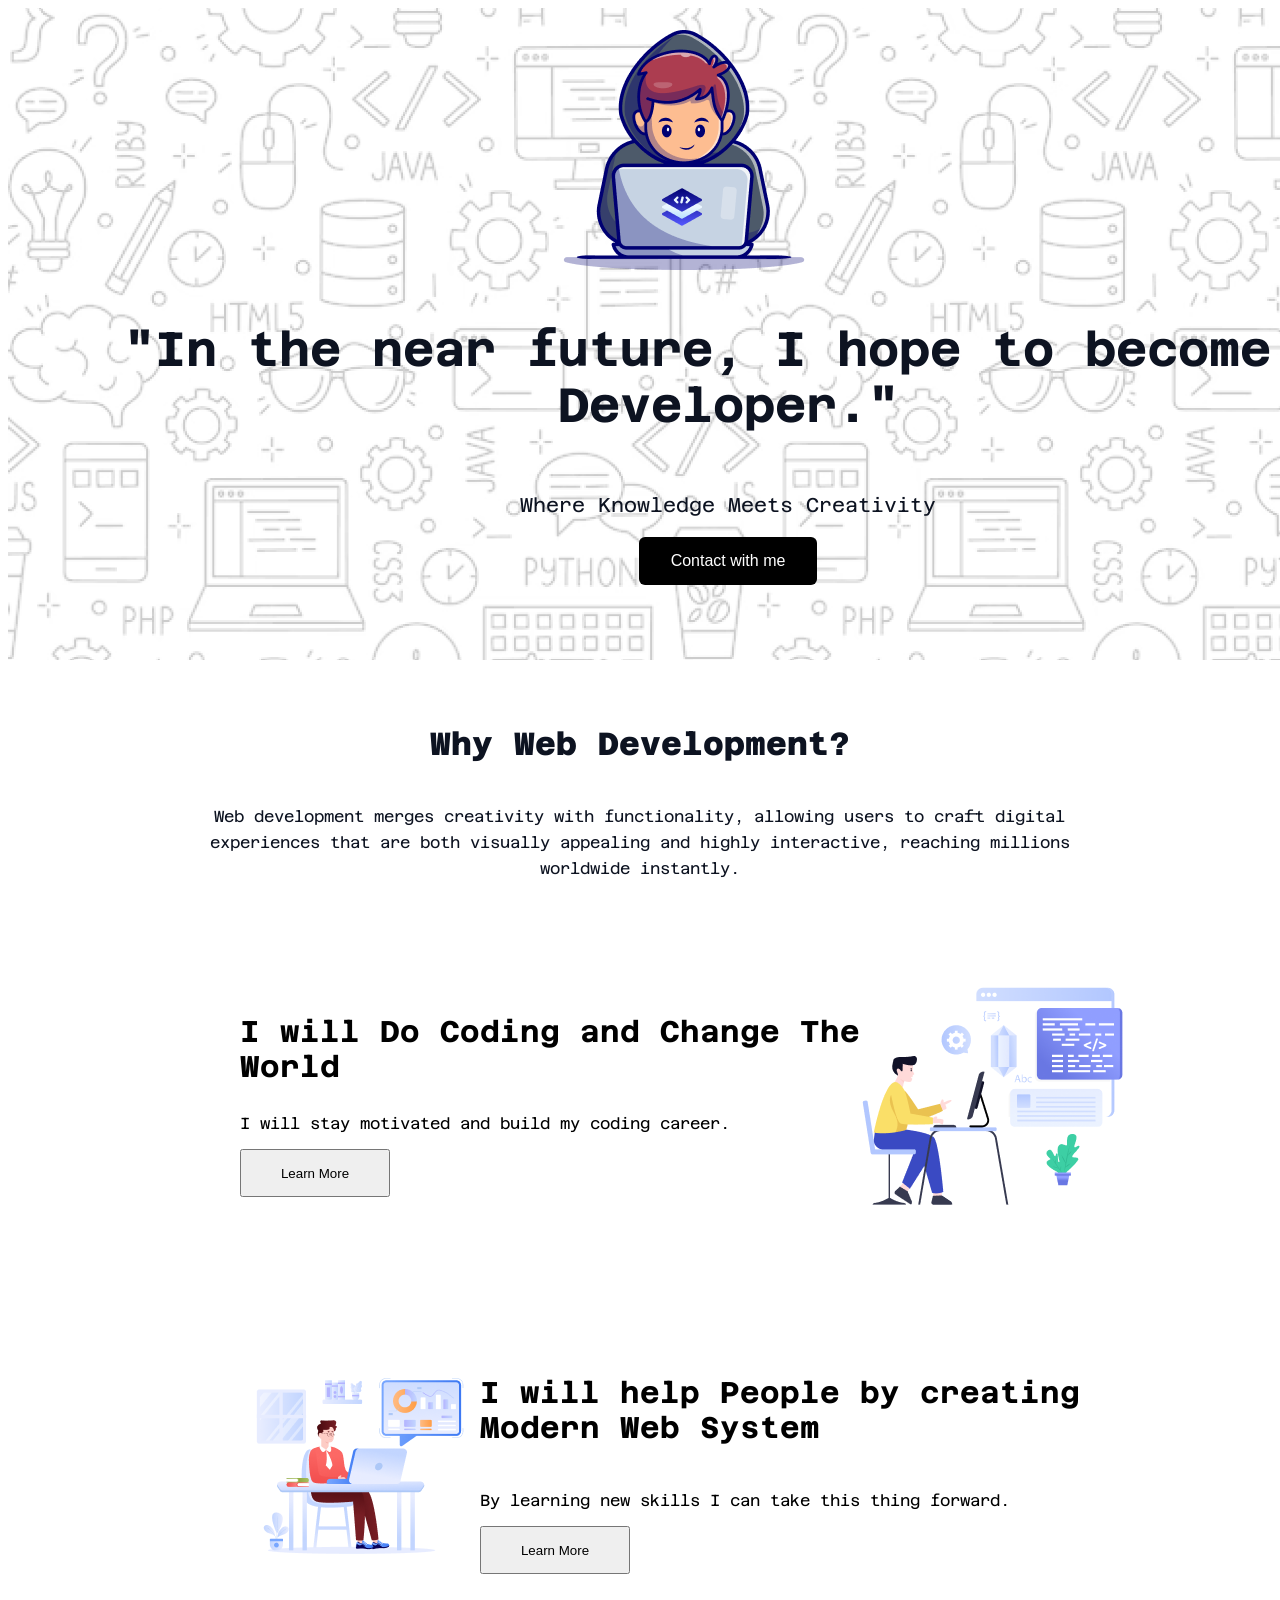
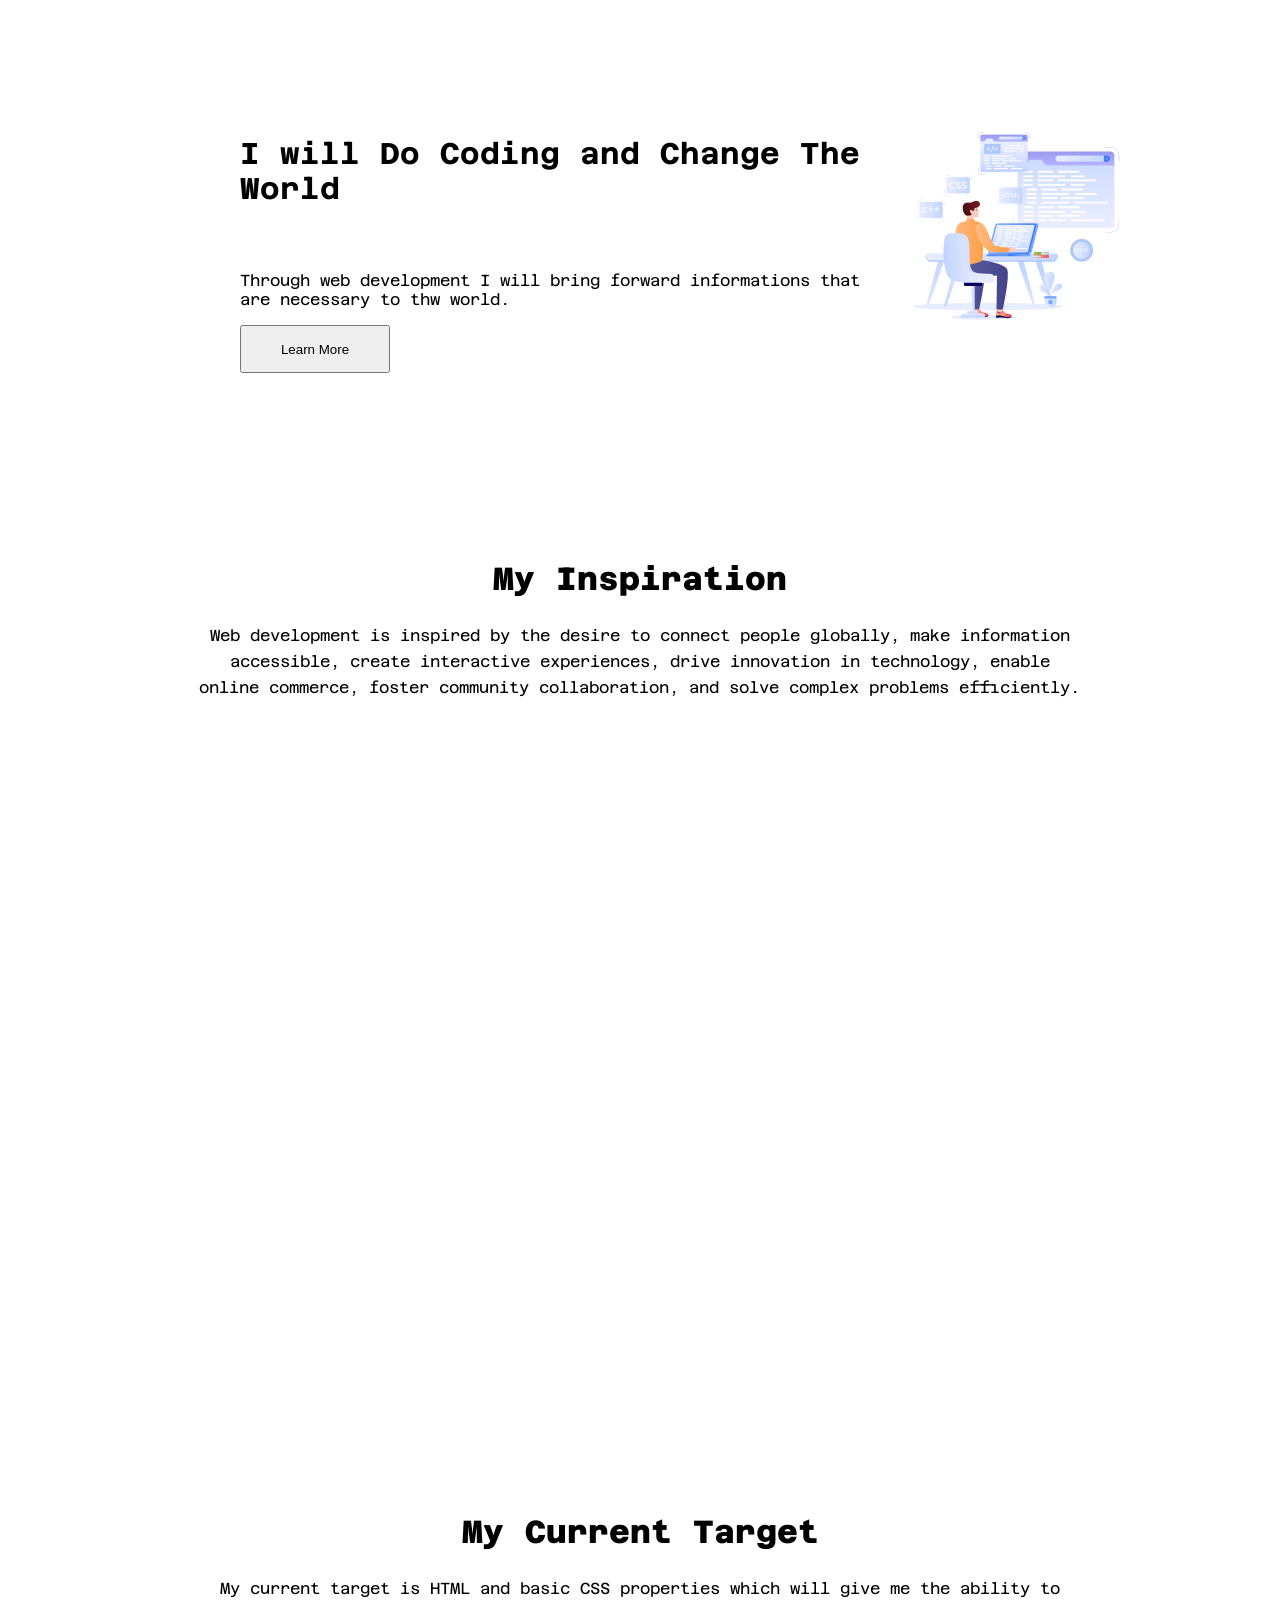
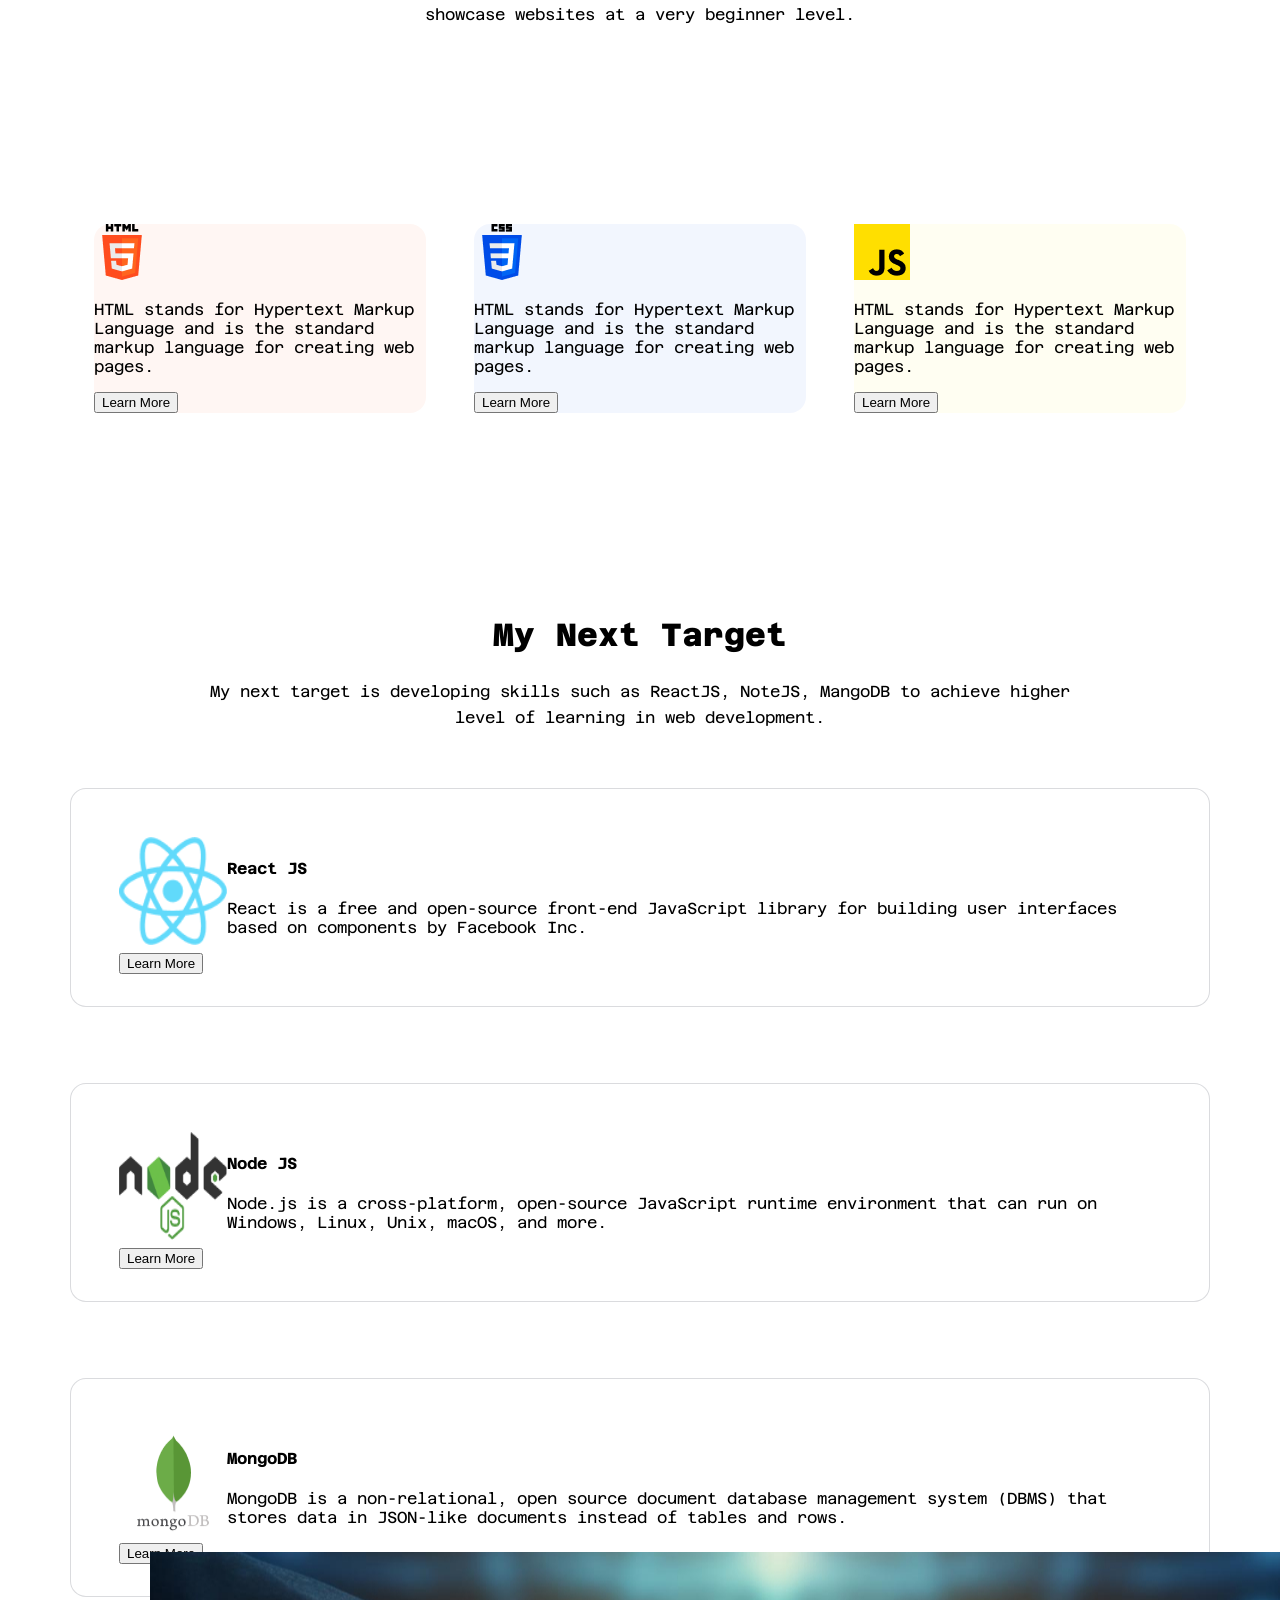
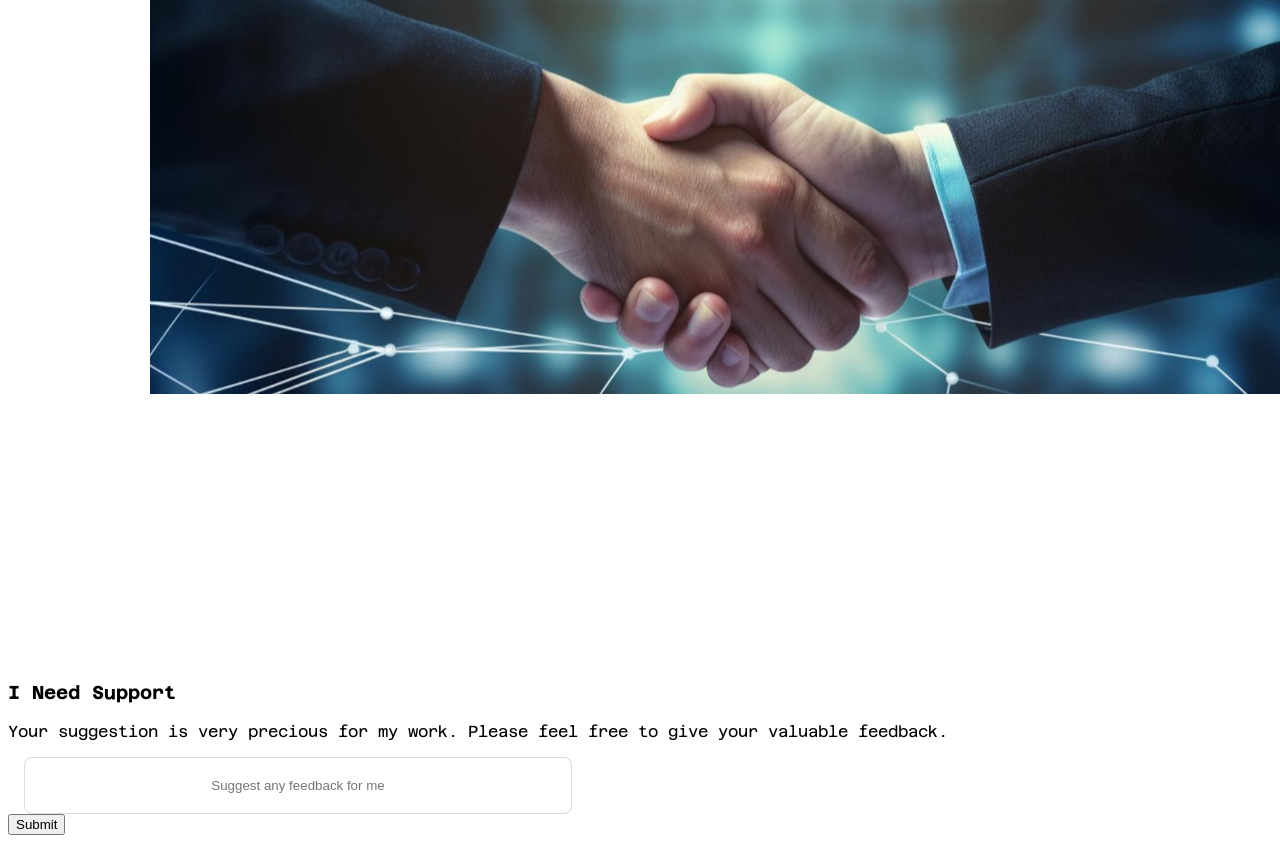
<file: index.html>
<!DOCTYPE html>
<html lang="en">
<head>
    <meta charset="UTF-8">
    <meta name="viewport" content="width=device-width, initial-scale=1.0">
    <title>Landing Page</title>
    <link rel="stylesheet" href="Style.css">
</head>

<body>
    <section>
        <header class="Background">
        <div class="Icon">
            <img src="B10A1-Challenge-Begins-main/assets/Group.png" alt="Header Icon">
        </div>
     <div class="BT">
        <h1 class="Header1">"In the near future, I hope to become a Developer."</h1>
        <p class="Meets">Where Knowledge Meets Creativity</p>
        <Button class="button">Contact with me</Button>
     </div>

    </section>
     
<br><br>
     <main>
        <section>     
            <div class="main1">
            <h2 class="head2">Why Web Development?</h2>
            <p class="para">Web development merges creativity with functionality, allowing users to craft digital experiences that are both visually appealing and highly interactive, reaching millions worldwide instantly.</p>
        </div>
        <br>
        <br>
 
            <div class="layer1">
            <img class="lo1" src="B10A1-Challenge-Begins-main/assets/Layer_1.png" alt="Layout1">
            <h3 class="head3">I will Do Coding and Change The World</h3>
            <p class="para2">I will stay motivated and build my coding career.</p>
            <button class="b1">Learn More</button>
            </div>
        <br>
        <br><br><br><br><br><br><br><br><br><br><br><br><br><br><br><br><br>
        <br>

        <div class="layer2">
            <img class="lo2" src="B10A1-Challenge-Begins-main/assets/Group 3.png" alt="Layout2">
        <div class="align">
        <h3 class="head4">I will help People by creating Modern Web System</h3>
        <p class="para3">By learning new skills I can take this thing forward.</p>
        <button class="b2">Learn More</button>
        </div>
        </div>
        <br>
        <br>
        <br><br><br><br><br><br><br><br><br><br><br><br><br><br><br><br><br>

        <div class="layer3">
        <img class="lo3" src="B10A1-Challenge-Begins-main/assets/Group 4.png" alt="Layout3">
        <h3 class="head5">I will Do Coding and Change The World</h3>
        <br>
        <p class="para4">
        Through web development I will bring forward informations that are necessary to thw world.
        </p>
        <button class="b3">Learn More</button>
        </div>
        </section>
        <br><br><br><br><br><br><br><br><br><br><br><br><br><br><br><br><br><br><br><br><br><br><br><br><br>



    <section>
        <h2 class="head6">My Inspiration</h2>
        <p class="para5">Web development is inspired by the desire to connect people globally, make information accessible, create interactive experiences, drive innovation in technology, enable online commerce, foster community collaboration, and solve complex problems efficiently.</p>
        <br><br><br><br><br>
        <div class="youtube">
        <iframe width="1140" height="614" src="https://www.youtube.com/embed/lfs1QJxVWQI?si=DoFUyjxLZ646v2zh&amp;start=1" title="YouTube video player" frameborder="0" allow="accelerometer; autoplay; clipboard-write; encrypted-media; gyroscope; picture-in-picture; web-share" referrerpolicy="strict-origin-when-cross-origin" allowfullscreen></iframe>
        </div>
    </section>
         <br><br><br><br>
    <section id="card-box">
        <div>
        <h2 class="head7">My Current Target</h2>
        <p class="para6">My current target is HTML and basic CSS properties which will give me the ability to showcase websites at a very beginner level.</p>
        </div>
        <br>
   <div class="card">
    <div class="card1">
        <img src="B10A1-Challenge-Begins-main/assets/html.png" alt="html">
        <p>HTML stands for Hypertext Markup Language and is the standard markup language for creating web pages. </p>
        <Button>Learn More</Button>
    </div>    
    <div class="card2">
        <img src="B10A1-Challenge-Begins-main/assets/css.png" alt="css">
        <p>HTML stands for Hypertext Markup Language and is the standard markup language for creating web pages. </p>
        <Button>Learn More</Button>
    </div>    
     <div class="card3">
        <img src="B10A1-Challenge-Begins-main/assets/js.png" alt="js">
        <p>HTML stands for Hypertext Markup Language and is the standard markup language for creating web pages. </p>
        <Button class-LMB>Learn More</Button>
    </div>    
   </div>
        
    </section>
    <div>
        <h2 class="head7">My Next Target</h2>
        <p class="para6">My next target is developing skills such as ReactJS, NoteJS, MangoDB to achieve higher level of learning in web development. </p>
        </div>
<br><br><br>
    <section>
   <div class="hori">
    <div class="card4">
        <img class="logo" src="B10A1-Challenge-Begins-main/assets/react.png" alt="react">
        <h4>React JS</h4>
        <p>React is a free and open-source front-end JavaScript library for building user interfaces based on components by Facebook Inc. </p>
        <Button>Learn More</Button>
    </div> 
    <br><br><br><br>
    <div class="card5">
        <img class="logo" src="B10A1-Challenge-Begins-main/assets/nodejs.png" alt="node">
        <h4>Node JS</h4>
        <p>Node.js is a cross-platform, open-source JavaScript runtime environment that can run on Windows, Linux, Unix, macOS, and more. </p>
        <Button>Learn More</Button>
    </div>  
    <br><br><br><br>  
     <div class="card6">
        <img class="logo" src="B10A1-Challenge-Begins-main/assets/mongodb.png" alt="mongodb">
        <h4>MongoDB</h4>
        <p>MongoDB is a non-relational, open source document database management system (DBMS) that stores data in JSON-like documents instead of tables and rows. </p>
        <Button class-LMB>Learn More</Button>
    </div>    
   </div>
</section>


<br><br><br><br><br><br><br><br><br><br><br><br><br><br><br><br><br><br><br><br><br><br><br><br><br><br><br><br><br><br><br><br><br><br><br>
<section>
    <div class="hand" ></div>
    <div class="one">
     <h3>I Need Support</h3>
     <p>Your suggestion is very precious for my work. Please feel free to give your valuable feedback.</p>
     </div>
    <div class="bye">
    <input class="suggestion" input type="text" placeholder="Suggest any feedback for me">
    <button>Submit</button>
    </div>
</section>
    </section>
     </main>
</body>
</html>
</file>
<file: Style.css>
@import url('https://fonts.googleapis.com/css2?family=Azeret+Mono:ital,wght@0,100..900;1,100..900&display=swap');

.Icon{
    display: flex;
    flex-direction: column;
    justify-content: center;
    align-items: center;
    position: absolute;
    top: 30px;
    left: 44%;
    margin: 0 auto;
}

body{font-family: Azeret Mono}

.Background{
    width: 1440px;
    height: 652px;
    top: 131px;
    margin-top: 20px;
    margin: 0 auto;
    background-image: url(B10A1-Challenge-Begins-main/assets/Hero-bg.png);
    background-position: center;
    background-size: cover;
}

.BT {
    align-items: center;
    text-align: center;
    display: flex;
    flex-direction: column;
    justify-content: center;
    height: 850px;

}
.Header1{font-size: 48px;}
.BT{
    color: rgb(13, 19, 33);
font-family: Azeret Mono;
    font-size: 25px;
}
.button{
    background-color: black; /* black */
    border: none;
    color: white;
    padding: 15px 32px;
    text-align: center;
    text-decoration: none;
    display: inline-block;
    font-size: 16px;
    border-radius: 6px;
  }

  .Meets{font-size: 20px;
    color: rgb(13, 19, 33);}

    .main1{
        display: flex;
        flex-direction: column;
        justify-content: center;
        align-items: center;
        color: rgb(13, 19, 33);}

    .head2{
        font-size: 32px;
        font-weight: 800;
        line-height: 37px;
        text-align: center;}

    .para{
        font-size: 16px;
        line-height: 26px;
        text-align: center;
    width: 70%;}

.lo1
{float: right;}
.layer1
{
    position: absolute;
    width: 70%;
    height: 20%;
    left: 15%;
    padding: 48px;
    align-items: center;
}
.head3
{font-size: 30px;}
.para2{
    font-size: 16px;
}

.b1{
    width: 150px;
    height: 48px;
}
.b2{width: 150px;
    height: 48px;
    float: right;}
.b3{width: 150px;
    float: left;
    height: 48px;}
.lo2{float: left;}
.head4{float: right;
font-size: 30px;}
.para3{float: right;
font-size: 16px;}

.align{display: flex;
flex-direction: column;
justify-content: right;}

.layer2
{
    position: absolute;
    width: 70%;
    height: 20%;
    left: 15%;
    padding: 48px;
    align-items: center;
}

.lo3
{float: right;}
.layer3
{
    position: absolute;
    width: 70%;
    height: 20%;
    left: 15%;
    padding: 48px;
    align-items: center;
}
.head5
{font-size: 30px;}
.para4{
    font-size: 16px;
}


.head6{
    font-size: 32px;
    font-weight: 800;
    line-height: 37px;
    letter-spacing: 0%;
    text-align: center;}
.para5{
    margin: 0 auto;
    font-size: 16px;
    line-height: 26px;
    text-align: center;
    width: 70%;
}

.youtube{
    display: flex;
    flex-direction: column;
    justify-content: center;
    align-items: center;
    
}

.head7{
    font-size: 32px;
    font-weight: 800;
    line-height: 37px;
    letter-spacing: 0%;
    text-align: center;}
.para6{
    margin: 0 auto;
    font-size: 16px;
    line-height: 26px;
    text-align: center;
    width: 70%;
}

.card{  
    position: static;
    width: 182px;
    height: 150px;
    display: flex;
    flex-direction: column;
    justify-content: flex-start;
    align-items: flex-start;
    padding: 40px;
    flex: none;}
.card1{
    
    order: 0;
    flex-grow: 0;
    margin: 0px 24px;
    border-radius: 16px;
    background: rgba(255, 76, 30, 0.05);
}

.card2{
    order: 1;
    flex-grow: 0;
    margin: 0px 24px;
    border-radius: 16px;
    background: rgba(0, 76, 232, 0.05);
}
     

.card3{
     
    order: 1;
    flex-grow: 0;
    margin: 0px 24px;
    border-radius: 16px;
    background: rgba(255, 223, 0, 0.05);
}
.card{
    width: 1140px;
    height: 462px;
    margin-top: 30px;
    display: flex;
    flex-direction: row;
    align-items: center;
    margin: 0 auto;
}



.heads {
        display: flex;
        flex-direction: column;
        justify-content: center;
        align-items: flex-end; 
        font-size: 24px;
        text-align: right;
      }
      
.he4{float: right;}
.PM{
    float: left;
    display: flex;
    flex-direction: column;
    justify-content: right;
    align-items: center;
    
    font-size: 16px;
    line-height: 26px;
    text-align: center;}
.place{ position: absolute;
    width: 70%;
    height: 20%;
    left: 15%;
    padding: 48px;
    align-items: center;
    margin: 0px 24px;}



.suggestion{
    align-items: center;
    text-align: center;
    display: flex;
    flex-direction: column;
    justify-content: flex-start;
    height: 57px;
    width: 548px;
    align-items: center;
margin: 0px 16px;
box-sizing: border-box;
border: 1px solid rgba(13, 19, 33, 0.15);
border-radius: 8px;

background: rgb(255, 255, 255);
    }

.bye{
    top: 4900px
    left
}

.logo{display: flex;
    flex-direction: column;
    height: 108px;
    width: 108px;
    float: left;
}
.card4{position: static;
    width: 1140px;
    height: 219px; 
    padding: 48px;
    flex: none;
    order: 0;
    flex-grow: 1;
    margin: 0px 24px;
    box-sizing: border-box;
        border: 1px solid rgba(13, 19, 33, 0.15);
        border-radius: 16px;
            
        background: rgb(255, 255, 255);}

.card5{position: static;
    width: 1140px;
    height: 219px; 
    padding: 48px;
    flex: none;
    order: 0;
    flex-grow: 1;
    margin: 0px 24px;
    box-sizing: border-box;
        border: 1px solid rgba(13, 19, 33, 0.15);
        border-radius: 16px;
            
        background: rgb(255, 255, 255);}

.card6{
    position: static;
    width: 1140px;
    height: 219px; 
    padding: 48px;
    flex: none;
    order: 0;
    flex-grow: 1;
    margin: 0px 24px;
    box-sizing: border-box;
        border: 1px solid rgba(13, 19, 33, 0.15);
        border-radius: 16px;
            
        background: rgb(255, 255, 255);}

.hori{left: 150px;
right: 150px;
display: flex;
flex-direction: column;
justify-content: center;
align-items: center;}


.one{display: flex;
justify-content: center;
align-items: center;
display: block;}
.hand{
    
    margin: 0 auto;
    background-image: url(B10A1-Challenge-Begins-main/assets/handshake.jpg);
    background-position: center;
    text-align: center;
position: absolute;
width: 1140px;
height: 314px;
left: 150px;
right: 150px;
top: 4752px;
bottom: 179px;
display: flex;
flex-direction: column;
justify-content: flex-start;
align-items: flex-start;
padding: 64px 48px 64px 48px;

}
</file>
